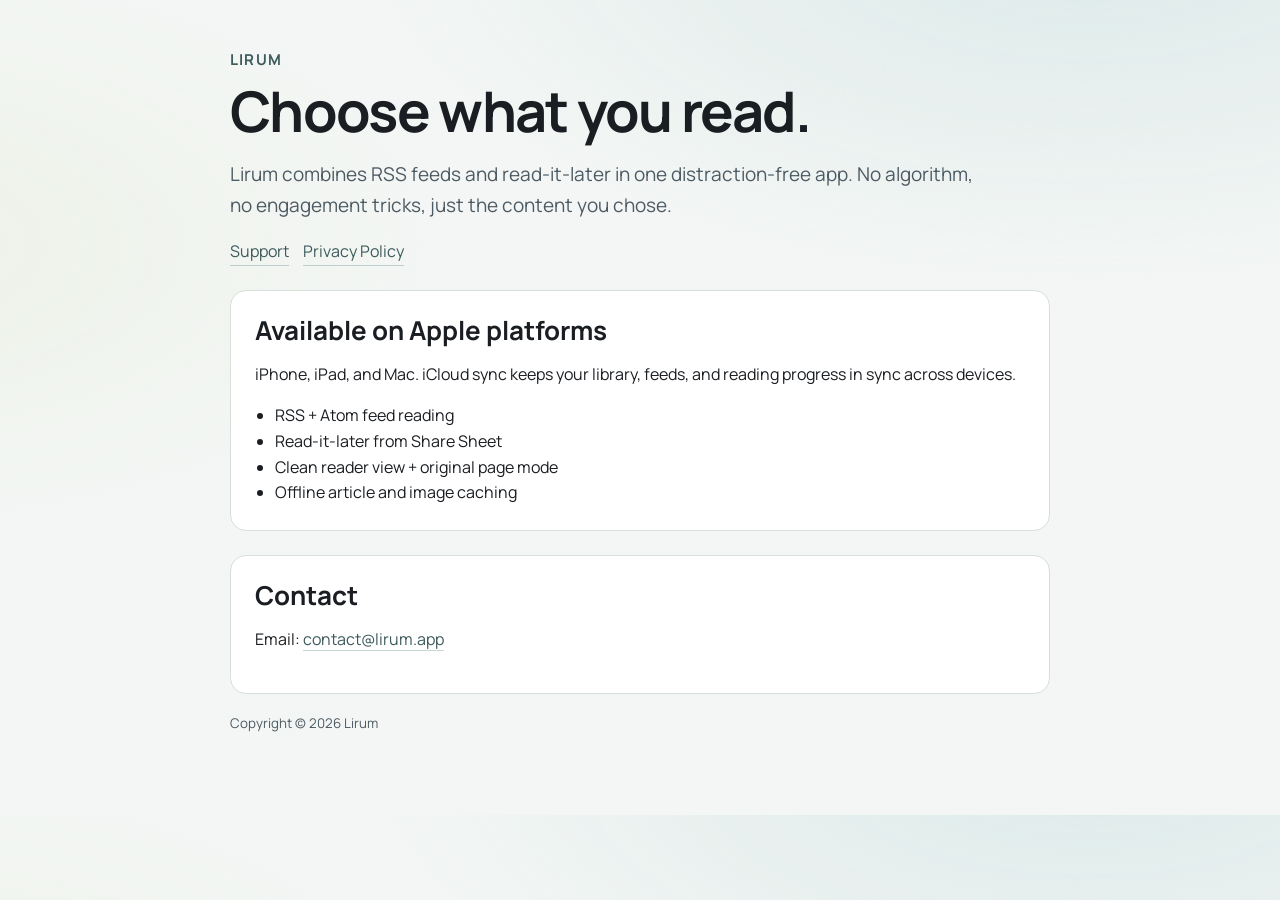
<file: index.html>
<!doctype html>
<html lang="en">
<head>
  <meta charset="utf-8" />
  <meta name="viewport" content="width=device-width, initial-scale=1" />
  <title>Lirum</title>
  <meta name="description" content="Choose what you read. Lirum combines RSS feeds and read-it-later in one distraction-free app for iPhone, iPad, and Mac." />
  <meta name="theme-color" content="#5b8a8c" />
  <meta property="og:type" content="website" />
  <meta property="og:site_name" content="Lirum" />
  <meta property="og:url" content="https://lirum.app/" />
  <meta property="og:title" content="Lirum - Choose what you read." />
  <meta property="og:description" content="RSS feeds and read-it-later in one distraction-free app for iPhone, iPad, and Mac." />
  <meta property="og:image" content="https://lirum.app/preview-card.png" />
  <meta name="twitter:card" content="summary_large_image" />
  <meta name="twitter:title" content="Lirum - Choose what you read." />
  <meta name="twitter:description" content="RSS feeds and read-it-later in one distraction-free app for iPhone, iPad, and Mac." />
  <meta name="twitter:image" content="https://lirum.app/preview-card.png" />
  <link rel="icon" type="image/x-icon" href="/favicon.ico" />
  <link rel="icon" type="image/png" sizes="32x32" href="/favicon-32x32.png" />
  <link rel="icon" type="image/png" sizes="16x16" href="/favicon-16x16.png" />
  <link rel="apple-touch-icon" sizes="180x180" href="/apple-touch-icon.png" />
  <link rel="manifest" href="/site.webmanifest" />
  <link rel="preconnect" href="https://fonts.googleapis.com">
  <link rel="preconnect" href="https://fonts.gstatic.com" crossorigin>
  <link href="https://fonts.googleapis.com/css2?family=Manrope:wght@400;600;700;800&display=swap" rel="stylesheet">
  <link rel="stylesheet" href="styles.css" />
</head>
<body>
  <main>
    <header>
      <div class="brand">Lirum</div>
      <h1>Choose what you read.</h1>
      <p class="lead">Lirum combines RSS feeds and read-it-later in one distraction-free app. No algorithm, no engagement tricks, just the content you chose.</p>
      <div class="nav">
        <a href="support.html">Support</a>
        <a href="privacy.html">Privacy Policy</a>
      </div>
    </header>

    <section class="card">
      <h2>Available on Apple platforms</h2>
      <p>iPhone, iPad, and Mac. iCloud sync keeps your library, feeds, and reading progress in sync across devices.</p>
      <ul>
        <li>RSS + Atom feed reading</li>
        <li>Read-it-later from Share Sheet</li>
        <li>Clean reader view + original page mode</li>
        <li>Offline article and image caching</li>
      </ul>
    </section>

    <section class="card">
      <h2>Contact</h2>
      <p>Email: <a href="mailto:contact@lirum.app">contact@lirum.app</a></p>
    </section>

    <p><small>Copyright &copy; 2026 Lirum</small></p>
  </main>
</body>
</html>
</file>
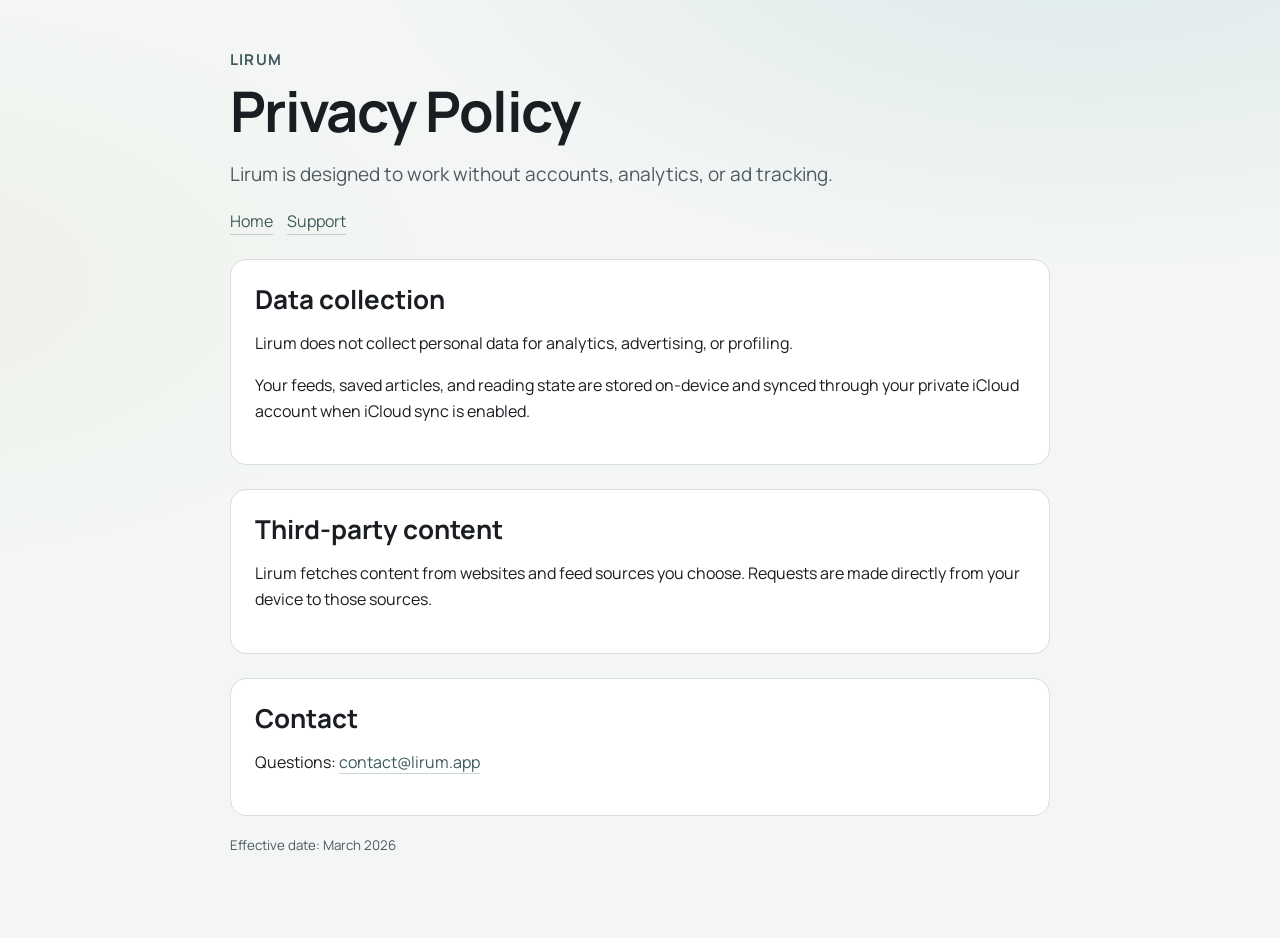
<file: privacy.html>
<!doctype html>
<html lang="en">
<head>
  <meta charset="utf-8" />
  <meta name="viewport" content="width=device-width, initial-scale=1" />
  <title>Lirum Privacy Policy</title>
  <meta name="theme-color" content="#5b8a8c" />
  <link rel="icon" type="image/x-icon" href="/favicon.ico" />
  <link rel="icon" type="image/png" sizes="32x32" href="/favicon-32x32.png" />
  <link rel="icon" type="image/png" sizes="16x16" href="/favicon-16x16.png" />
  <link rel="apple-touch-icon" sizes="180x180" href="/apple-touch-icon.png" />
  <link rel="manifest" href="/site.webmanifest" />
  <link rel="preconnect" href="https://fonts.googleapis.com">
  <link rel="preconnect" href="https://fonts.gstatic.com" crossorigin>
  <link href="https://fonts.googleapis.com/css2?family=Manrope:wght@400;600;700;800&display=swap" rel="stylesheet">
  <link rel="stylesheet" href="styles.css" />
</head>
<body>
  <main>
    <header>
      <div class="brand">Lirum</div>
      <h1>Privacy Policy</h1>
      <p class="lead">Lirum is designed to work without accounts, analytics, or ad tracking.</p>
      <div class="nav">
        <a href="index.html">Home</a>
        <a href="support.html">Support</a>
      </div>
    </header>

    <section class="card">
      <h2>Data collection</h2>
      <p>Lirum does not collect personal data for analytics, advertising, or profiling.</p>
      <p>Your feeds, saved articles, and reading state are stored on-device and synced through your private iCloud account when iCloud sync is enabled.</p>
    </section>

    <section class="card">
      <h2>Third-party content</h2>
      <p>Lirum fetches content from websites and feed sources you choose. Requests are made directly from your device to those sources.</p>
    </section>

    <section class="card">
      <h2>Contact</h2>
      <p>Questions: <a href="mailto:contact@lirum.app">contact@lirum.app</a></p>
    </section>

    <p><small>Effective date: March 2026</small></p>
  </main>
</body>
</html>
</file>
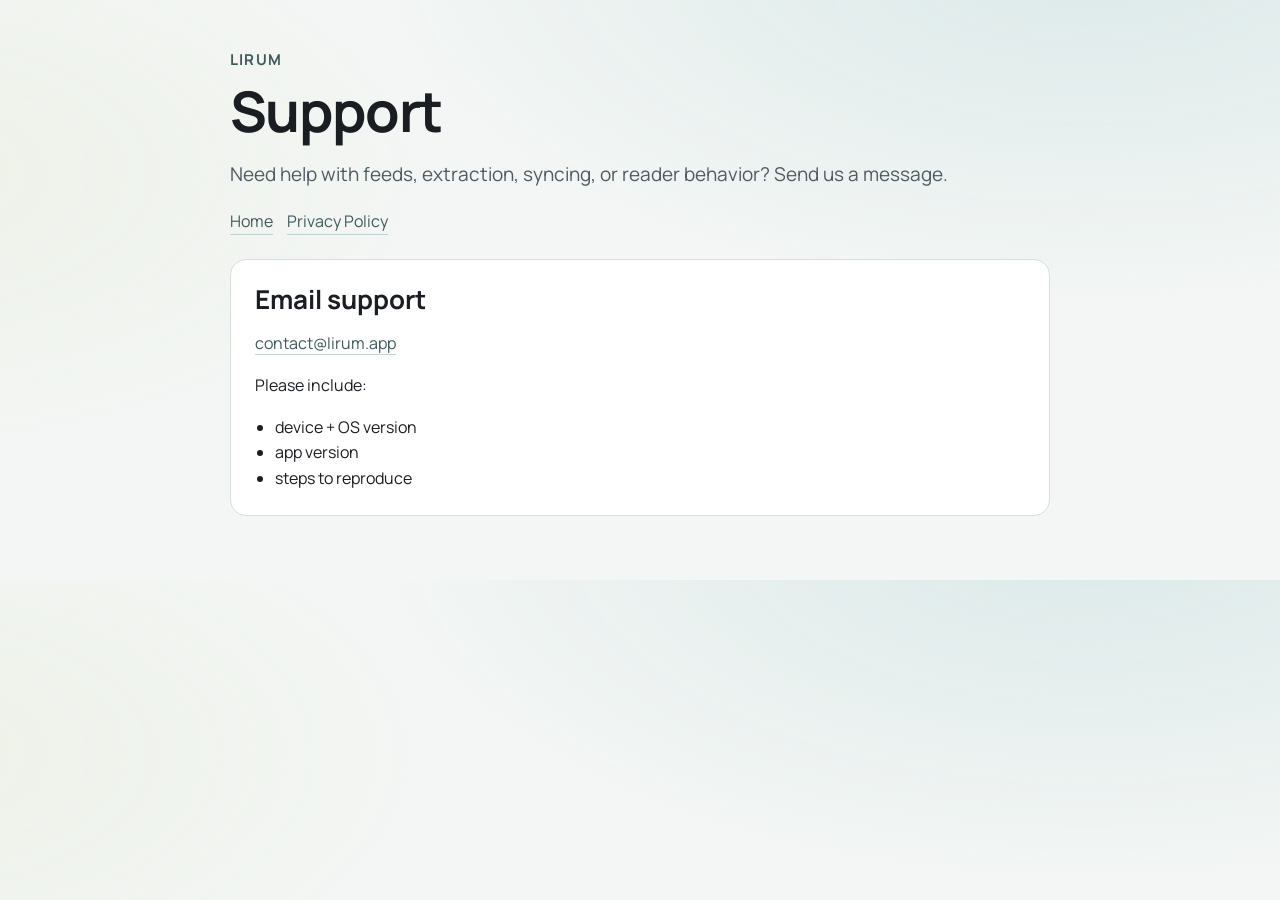
<file: support.html>
<!doctype html>
<html lang="en">
<head>
  <meta charset="utf-8" />
  <meta name="viewport" content="width=device-width, initial-scale=1" />
  <title>Lirum Support</title>
  <meta name="theme-color" content="#5b8a8c" />
  <link rel="icon" type="image/x-icon" href="/favicon.ico" />
  <link rel="icon" type="image/png" sizes="32x32" href="/favicon-32x32.png" />
  <link rel="icon" type="image/png" sizes="16x16" href="/favicon-16x16.png" />
  <link rel="apple-touch-icon" sizes="180x180" href="/apple-touch-icon.png" />
  <link rel="manifest" href="/site.webmanifest" />
  <link rel="preconnect" href="https://fonts.googleapis.com">
  <link rel="preconnect" href="https://fonts.gstatic.com" crossorigin>
  <link href="https://fonts.googleapis.com/css2?family=Manrope:wght@400;600;700;800&display=swap" rel="stylesheet">
  <link rel="stylesheet" href="styles.css" />
</head>
<body>
  <main>
    <header>
      <div class="brand">Lirum</div>
      <h1>Support</h1>
      <p class="lead">Need help with feeds, extraction, syncing, or reader behavior? Send us a message.</p>
      <div class="nav">
        <a href="index.html">Home</a>
        <a href="privacy.html">Privacy Policy</a>
      </div>
    </header>

    <section class="card">
      <h2>Email support</h2>
      <p><a href="mailto:contact@lirum.app">contact@lirum.app</a></p>
      <p>Please include:</p>
      <ul>
        <li>device + OS version</li>
        <li>app version</li>
        <li>steps to reproduce</li>
      </ul>
    </section>
  </main>
</body>
</html>
</file>
<file: styles.css>
:root {
  --bg: #f3f6f4;
  --ink: #1a1d21;
  --muted: #4c5a63;
  --accent: #5b8a8c;
  --accent-dark: #3d5a5c;
  --accent-light: #8fb3b5;
  --archive: #8a7b6b;
  --positive: #6b8a6e;
  --destructive: #b85c5c;
  --card: #ffffff;
  --line: #d7dfda;
}

* { box-sizing: border-box; }

body {
  margin: 0;
  font-family: "Manrope", "Avenir Next", "Segoe UI", sans-serif;
  color: var(--ink);
  background:
    radial-gradient(1200px 600px at 85% -10%, #dbe9e9 0%, transparent 60%),
    radial-gradient(1000px 500px at -10% 30%, #edf1e7 0%, transparent 55%),
    var(--bg);
  line-height: 1.6;
}

main {
  max-width: 860px;
  margin: 0 auto;
  padding: 48px 20px 64px;
}

header {
  margin-bottom: 24px;
}

.brand {
  font-size: 15px;
  letter-spacing: 0.08em;
  text-transform: uppercase;
  color: var(--accent-dark);
  font-weight: 700;
}

h1 {
  font-size: clamp(34px, 6vw, 56px);
  line-height: 1.04;
  margin: 10px 0 14px;
  letter-spacing: -0.03em;
}

.lead {
  color: var(--muted);
  font-size: 19px;
  max-width: 62ch;
}

.card {
  margin-top: 24px;
  background: var(--card);
  border: 1px solid var(--line);
  border-radius: 16px;
  padding: 24px;
}

h2 {
  margin: 0 0 10px;
  font-size: 26px;
  line-height: 1.2;
}

ul {
  margin: 12px 0 0;
  padding-left: 20px;
}

a {
  color: var(--accent-dark);
  text-decoration: none;
  border-bottom: 1px solid rgba(91, 138, 140, 0.35);
}

a:hover {
  color: var(--accent);
  border-bottom-color: var(--accent);
}

.nav {
  margin-top: 16px;
  display: flex;
  gap: 14px;
  flex-wrap: wrap;
}

small, .muted {
  color: var(--muted);
}

@media (max-width: 640px) {
  main { padding-top: 30px; }
  .card { padding: 18px; border-radius: 12px; }
}
</file>
